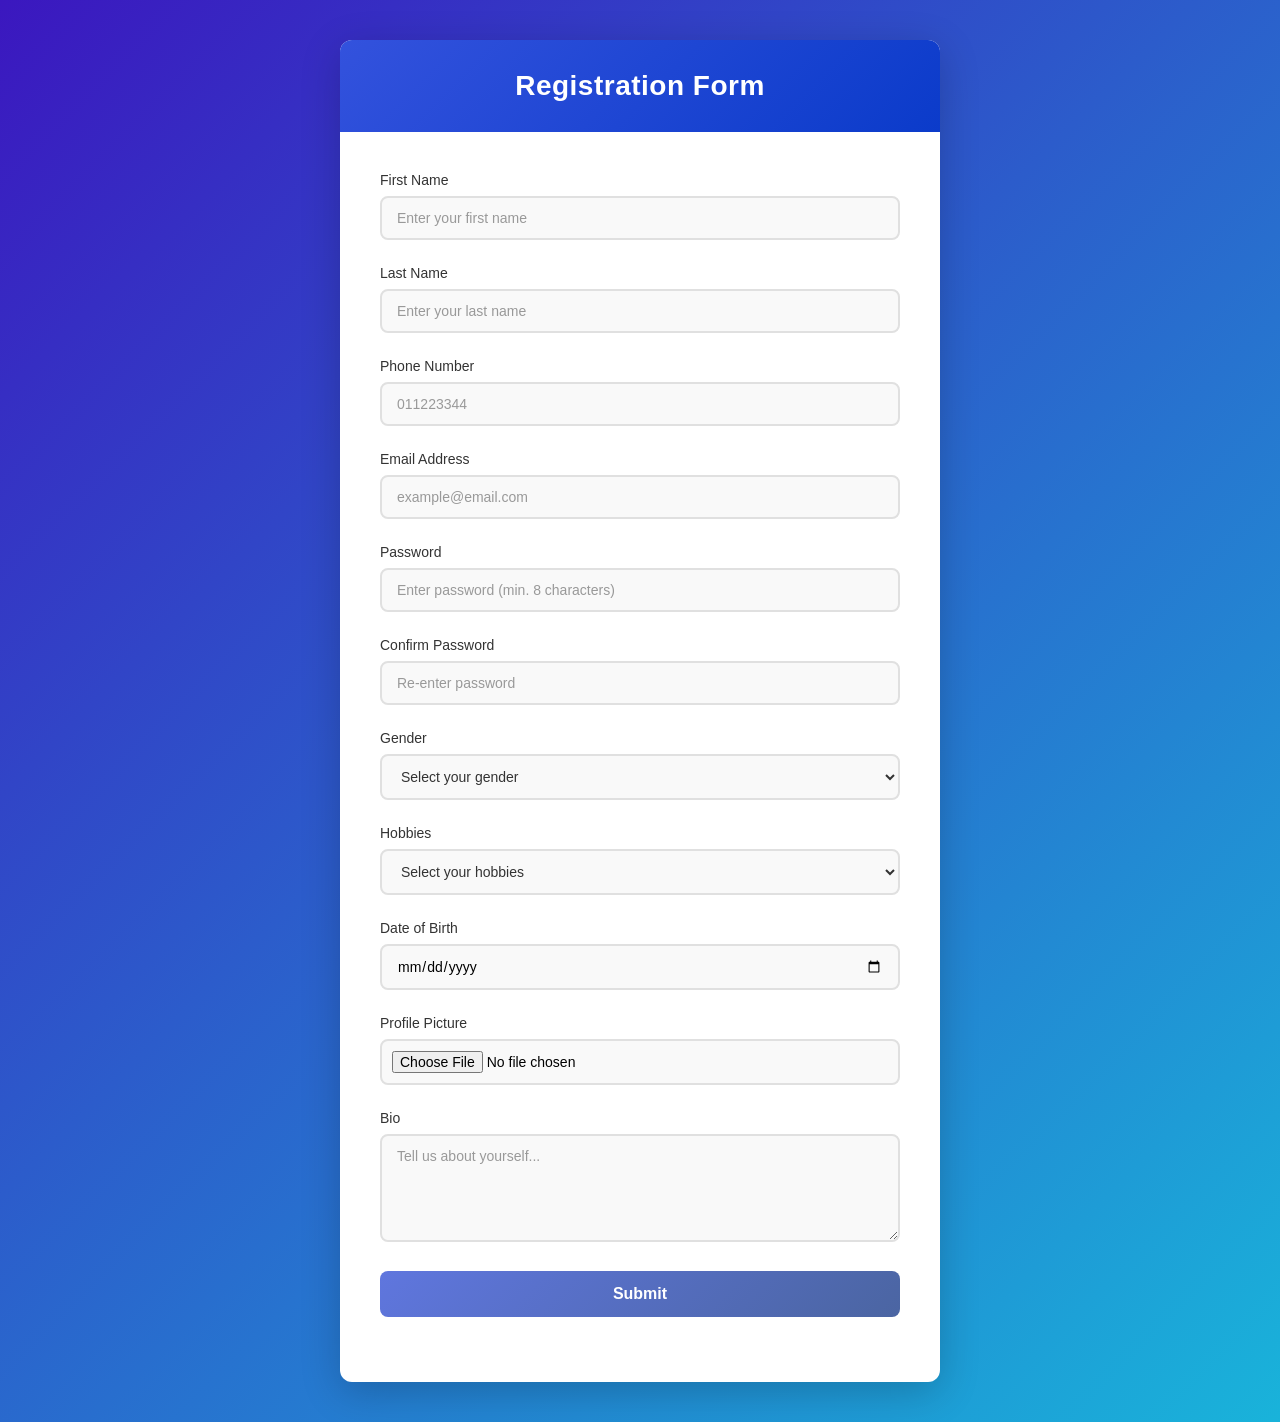
<file: index.html>
<!DOCTYPE html>
<html lang="en">
<head>
    <meta charset="UTF-8">
    <meta name="viewport" content="width=device-width, initial-scale=1.0">
    <title>Registration</title>
    <link rel="stylesheet" href="style.css">
</head>
<body>

    <div class="container">
        <div id="header0">
            <h1>Registration Form</h1>
        </div>
        <div>
            <form class="reg_form" action="https://jsonplaceholder.typicode.com/users" method="post">
                <div class="form-group">
                    <label for="fname0">First Name</label>
                    <input type="text" name="fname" id="fname0" placeholder="Enter your first name" required>
                </div>
                <div class="form-group">
                    <label for="lname">Last Name</label>
                    <input type="text" name="lname" id="lname" placeholder="Enter your last name" required>
                </div>
               
                <div class="form-group">
                    <label for="phone_number">Phone Number</label>
                    <input type="tel" name="phone_number" id="phone_number" placeholder="011223344" pattern="^0[1-9][0-9]{7,8}$" required>
                </div>
                <div class="form-group">
                    <label for="email">Email Address</label>
                    <input type="email" name="email" id="email" placeholder="example@email.com" required>
                </div>
                <div class="form-group">
                    <label for="password">Password</label>
                    <input type="password" name="password" id="password" placeholder="Enter password (min. 8 characters)" required minlength="8">
                </div>
                <div class="form-group"> 
                    <label for="conf_passwd">Confirm Password</label> 
                    <input type="password" name="conf_passwd" id="conf_passwd" placeholder="Re-enter password" required minlength="8">
                </div>
                <div class="form-group">
                    <label for="gender">Gender</label>
                    <select name="gender" id="gender" required>
                        <option value="" disabled selected>Select your gender</option>
                        <option value="male">Male</option>
                        <option value="female">Female</option>
                        <option value="nonbinary">Non-Binary</option>
                        <option value="other">Other</option>
                    </select>
                </div>
                <div class="form-group">
                    <label for="hobbies">Hobbies</label>
                    <select name="hobbies" id="hobbies" required>
                        <option value="" disabled selected>Select your hobbies</option>
                        <option value="music">Music</option>
                        <option value="sports">Sports</option>
                        <option value="travel">Travel</option>
                        <option value="movies">Movies</option>
                        <option value="other">Other</option>
                    </select>
                </div>
                <div class="form-group">
                    <label for="birthday">Date of Birth</label>
                    <input type="date" name="birthday" id="birthday" required>
                </div>
                <div class="form-group">
                    <label for="profile_pic">Profile Picture</label>
                    <input type="file" name="profile_pic" id="profile_pic" accept="image/*" required>
                </div>

                <div class="form-group">
                    <label for="bio">Bio</label>
                    <textarea name="bio" id="bio" placeholder="Tell us about yourself..." rows="5"></textarea>
                </div>
                <div class="form-group">
                    <button type="submit">Submit</button>
                </div>   
            </form>
        </div>
    </div>

</body>
</html>
</file>
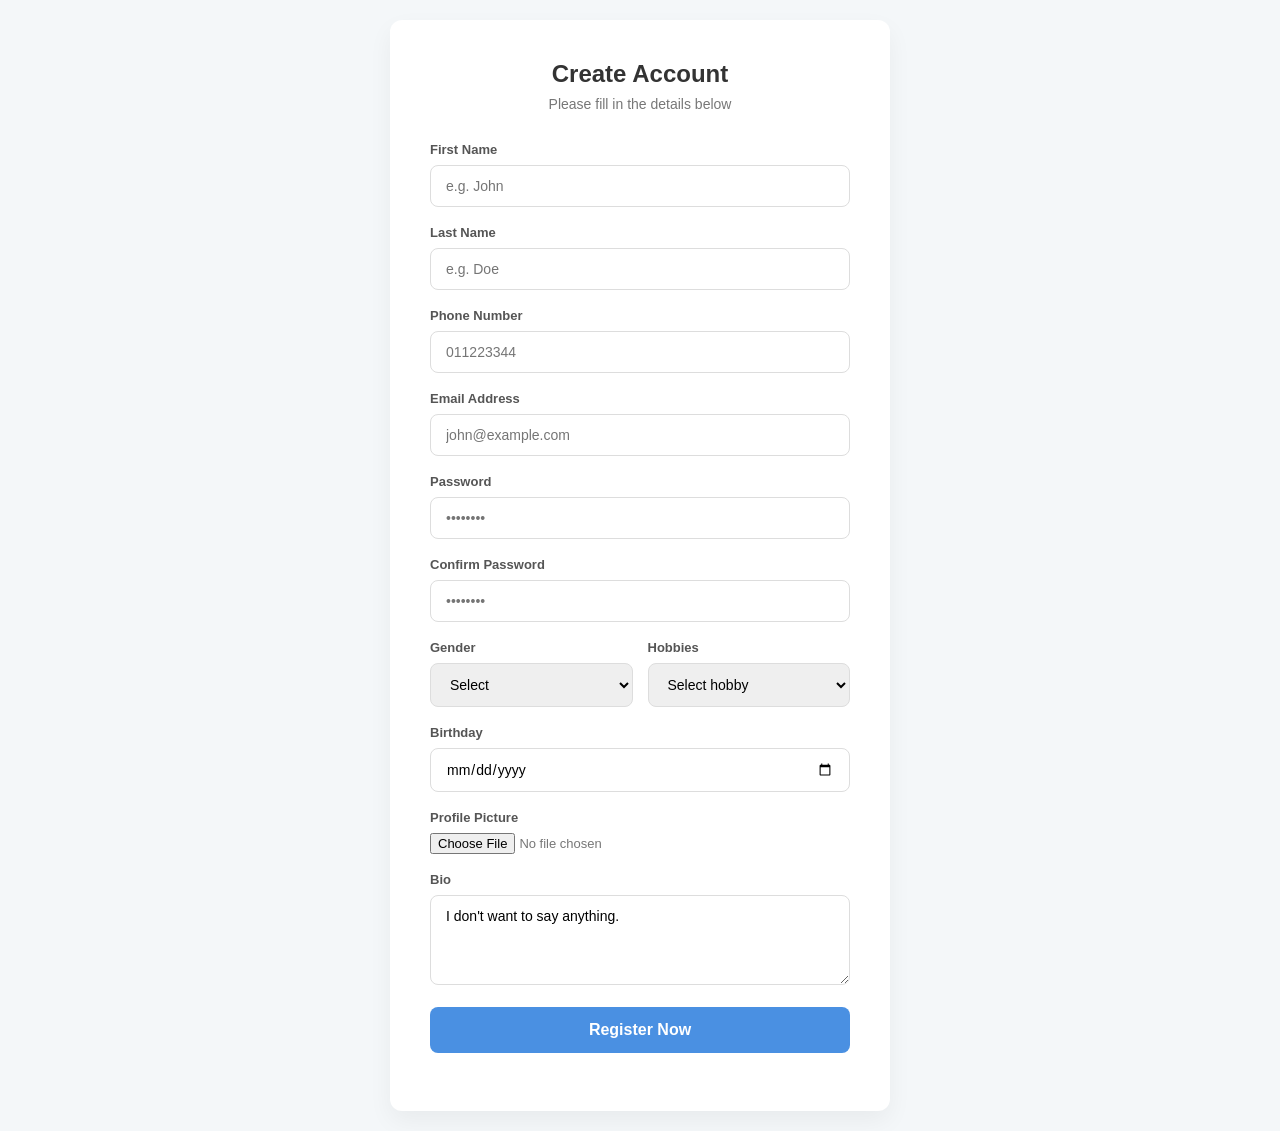
<file: 1.html>
<!DOCTYPE html>
<html lang="en">
<head>
    <meta charset="UTF-8">
    <meta name="viewport" content="width=device-width, initial-scale=1.0">
    <title>Registration</title>
    <link rel="stylesheet" href="1.css">
</head>
<body>

    <div class="container">
        <div id="header0">
            <h1>Create Account</h1>
            <p>Please fill in the details below</p>
        </div>
        
        <form class="reg_form" action="https://jsonplaceholder.typicode.com/users" method="post">
            <div class="form-group">
                <label for="fname0">First Name</label>
                <input type="text" name="fname" id="fname0" placeholder="e.g. John" required>
            </div>
            
            <div class="form-group">
                <label for="lname">Last Name</label>
                <input type="text" name="lname" id="lname" placeholder="e.g. Doe" required>
            </div>
            
            <div class="form-group">
                <label for="phone_number">Phone Number</label>
                <input type="tel" name="phone_number" id="phone_number" placeholder="011223344" pattern="^0[1-9][0-9]{7,8}$" required>
            </div>

            <div class="form-group">
                <label for="email">Email Address</label>
                <input type="email" name="email" id="email" placeholder="john@example.com" required>
            </div>

            <div class="form-group">
                <label for="password">Password</label>
                <input type="password" name="password" id="password" placeholder="••••••••" required minlength="4">
            </div>

            <div class="form-group"> 
                <label for="conf_passwd">Confirm Password</label> 
                <input type="password" name="conf_passwd" id="conf_passwd" placeholder="••••••••" required minlength="4">
            </div>

            <div class="form-row">
                <div class="form-group">
                    <label for="gender">Gender</label>
                    <select name="gender" id="gender" required>
                        <option value="" disabled selected>Select</option>
                        <option value="male">Male</option>
                        <option value="female">Female</option>
                        <option value="nonbinary">Non-Binary</option>
                        <option value="other">Other</option>
                    </select>
                </div>

                <div class="form-group">
                    <label for="hobbies">Hobbies</label>
                    <select name="hobbies" id="hobbies" required>
                        <option value="" disabled selected>Select hobby</option>
                        <option value="music">Music</option>
                        <option value="sports">Sports</option>
                        <option value="travel">Travel</option>
                        <option value="movies">Movies</option>
                        <option value="other">Other</option>
                    </select>
                </div>
            </div>

            <div class="form-group">
                <label for="birthday">Birthday</label>
                <input type="date" name="birthday" id="birthday" required>
            </div>

            <div class="form-group">
                <label for="profile_pic">Profile Picture</label>
                <input type="file" id="profile_pic" accept="image/*" required>
            </div>

            <div class="form-group">
                <label for="bio">Bio</label>
                <textarea name="bio" id="bio" placeholder="Tell us about yourself..." rows="4">I don't want to say anything.</textarea>
            </div>

            <div class="form-group">
                <button type="submit">Register Now</button>
            </div>   
        </form>
    </div>
</body>
</html>
</file>
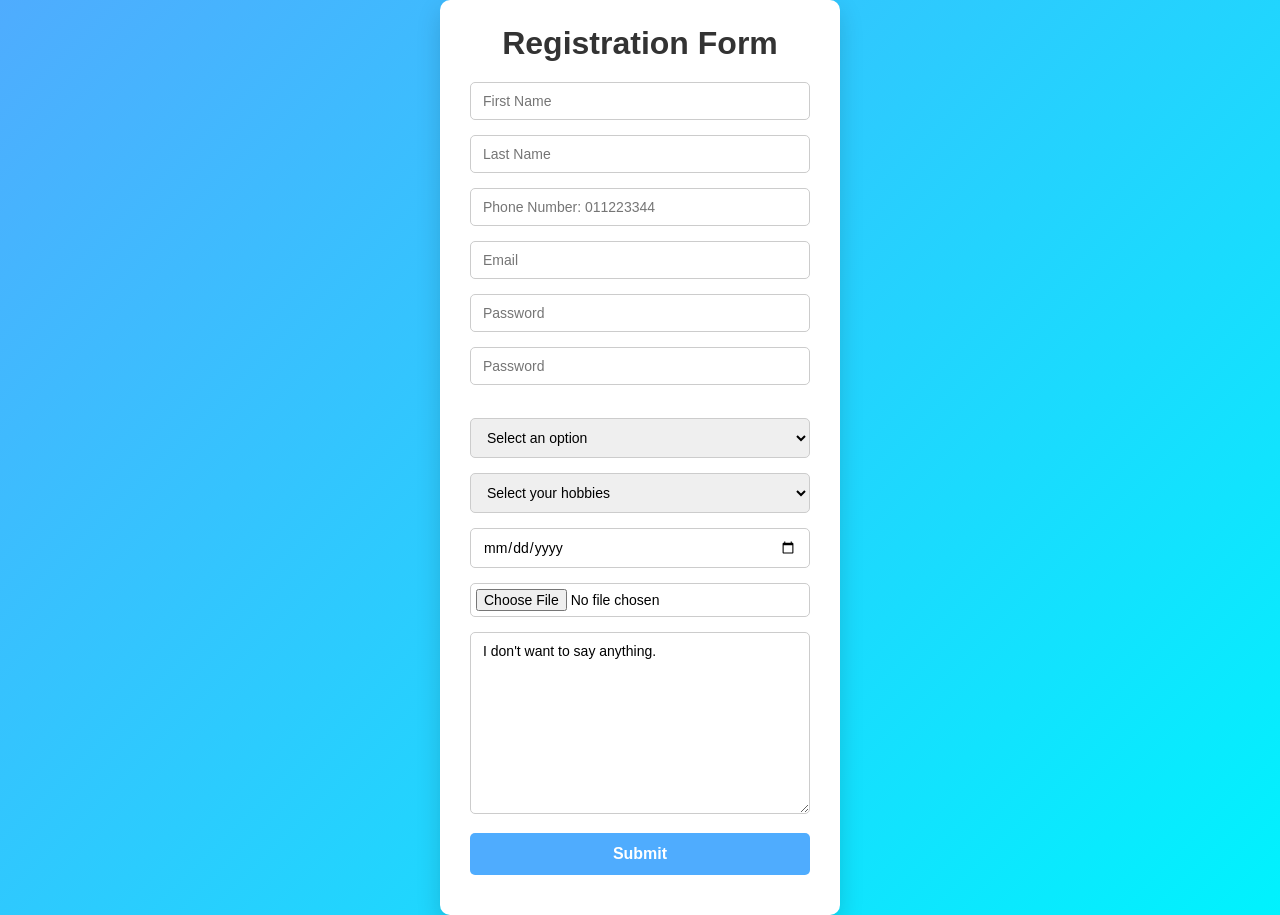
<file: index000.html>
<!DOCTYPE html>
<html lang="en">
<head>
    <meta charset="UTF-8">
    <meta name="viewport" content="width=device-width, initial-scale=1.0">
    <title>Registration</title>
    <link rel="stylesheet" href="style1.css">
</head>
<body>

    <div class="container">
            <div id="header0">
                <h1>Registration Form</h1>
            </div>
            <div>
                <form class="reg_form"action="https://jsonplaceholder.typicode.com/users" method="post" >
                    <div class="form-group">
                        <label for="fname"></label>
                        <input type="text" name="fname" id="fname0" placeholder="First Name" required><br>
                    </div>
                    <div class="form-group">
                        <label for="lname"></label>
                        <input type="text" name="lname" id="lname" placeholder="Last Name" required><br>
                    </div>
                   
                    <div class="form-group">
                        <label for="phone_number"></label>
                        <input type="tel" name="phone_number" id="phone_number" placeholder="Phone Number: 011223344" pattern="^0[1-9][0-9]{7,8}$" required><br>
                    </div>
                    <div class="form-group">
                        <label for="email"></label>
                        <input type="email" name="email" id="email" placeholder="Email" required><br>
                    </div>
                    <div class="form-group">
                        <label for="password"></label>
                        <input type="password" name="password" id="password" placeholder="Password" required minlength="4"><br>
                    </div>
                    <div class="form-group"> 
                        <label for="conf_passwd"></label> 
                        <input type="password" name="conf_passwd" id="conf_passwd"placeholder="Password" required minlength="4">
                    </div>
                    <div class="form-group">
                        <label for="gender"></label><br>
                        <select name="gender" id="gender" required>
                            <option value="" disabled selected>Select an option</option>
                            <option value="male">Male</option>
                            <option value="female">Female</option>
                            <option value="nonbinary">Non-Binary</option>
                            <option value="other">Other</option>
                        </select><br>
                    </div>
                    <div class="form-group">
                        <label for="hobbies"></label>
                        <select name="hobbies" id="hobbies" required>
                            <option value="" disabled selected >Select your hobbies</option>
                            <option value="music">Music</option>
                            <option value="sports">Sports</option>
                            <option value="travel">Travel</option>
                            <option value="movies">Movies</option>
                            <option value="other">Other</option>
                        </select>
                    </div>
                    <div class="form-group">
                        <label for="birthday"></label>
                        <input type="date" name="birthday" id="birthday" required>
                    </div>
                    <div class="form-group">
                        <label for="profile_pic"></label>
                        <input type="file" accept="image/*"required> <br>


                    </div>

                    <div class="form-group">
                        <label for="bio"></label>
                        <textarea name="bio" id="bio" placeholder="Enter your bio" rows="10" cols="25">I don't want to say anything.</textarea>
                    </div>
                    <div class="form-group">
                        <button type="submit">Submit</button>
                    </div>   
                </form>
            </div>
    </div>
</body>
</html>
</file>
<file: style.css>
/* Reset and Base Styles */
* {
    margin: 0;
    padding: 0;
    box-sizing: border-box;
}

body {
    font-family: 'Arial', sans-serif;
    background: linear-gradient(135deg, #3B17BF 0%, #19b3da 100%);
    min-height: 100vh;
    padding: 20px;
    display: flex;
    justify-content: center;
    align-items: center;
}

/* Container */
.container {
    background-color: white;
    max-width: 600px;
    width: 100%;
    border-radius: 12px;
    box-shadow: 0 10px 40px rgba(0, 0, 0, 0.2);
    overflow: hidden;
    margin: 20px auto;
}

/* Header */
#header0 {
    background: linear-gradient(135deg, #3352dd 0%, #0b3bca 100%);
    color: white;
    padding: 30px;
    text-align: center;
}

#header0 h1 {
    font-size: 28px;
    font-weight: 600;
    letter-spacing: 0.5px;
}

/* Form Styles */
.reg_form {
    padding: 40px;
}

.form-group {
    margin-bottom: 25px;
}

.form-group label {
    display: block;
    margin-bottom: 8px;
    color: #333;
    font-weight: 500;
    font-size: 14px;
}

.form-group input[type="text"],
.form-group input[type="email"],
.form-group input[type="tel"],
.form-group input[type="password"],
.form-group input[type="date"],
.form-group input[type="file"],
.form-group select,
.form-group textarea {
    width: 100%;
    padding: 12px 15px;
    border: 2px solid #e0e0e0;
    border-radius: 8px;
    font-size: 14px;
    font-family: 'Arial', sans-serif;
    transition: border-color 0.3s;
    background-color: #f9f9f9;
}

.form-group input:focus,
.form-group select:focus,
.form-group textarea:focus {
    outline: none;
    border-color: #667eea;
    background-color: white;
}

.form-group input::placeholder,
.form-group textarea::placeholder {
    color: #999;
}

/* Select Dropdown */
.form-group select {
    cursor: pointer;
    color: #333;
}

.form-group select option[value=""][disabled] {
    color: #999;
}

/* Textarea */
.form-group textarea {
    resize: vertical;
    min-height: 100px;
}

/* File Input */
.form-group input[type="file"] {
    padding: 10px;
    cursor: pointer;
}

/* Submit Button */
.form-group button[type="submit"] {
    width: 100%;
    padding: 14px;
    background: linear-gradient(135deg, #5f76de 0%, #4b65a2 100%);
    color: white;
    border: none;
    border-radius: 8px;
    font-size: 16px;
    font-weight: 600;
    cursor: pointer;
    transition: transform 0.2s, box-shadow 0.2s;
}

.form-group button[type="submit"]:hover {
    transform: translateY(-2px);
    box-shadow: 0 5px 15px rgba(102, 126, 234, 0.4);
}

.form-group button[type="submit"]:active {
    transform: translateY(0);
}
</file>
<file: 1.css>
/* General Reset */
* {
    box-sizing: border-box;
    margin: 0;
    padding: 0;
    font-family: 'Segoe UI', Tahoma, Geneva, Verdana, sans-serif;
}

body {
    background-color: #f4f7f9;
    display: flex;
    justify-content: center;
    align-items: center;
    min-height: 100vh;
    padding: 20px;
}

.container {
    background: #ffffff;
    width: 100%;
    max-width: 500px;
    padding: 40px;
    border-radius: 12px;
    box-shadow: 0 10px 25px rgba(0, 0, 0, 0.05);
}

#header0 {
    text-align: center;
    margin-bottom: 30px;
}

#header0 h1 {
    color: #333;
    font-size: 24px;
    margin-bottom: 8px;
}

#header0 p {
    color: #777;
    font-size: 14px;
}

/* Form Styling */
.form-group {
    margin-bottom: 18px;
}

.form-row {
    display: flex;
    gap: 15px;
}

.form-row .form-group {
    flex: 1;
}

label {
    display: block;
    margin-bottom: 8px;
    font-size: 13px;
    font-weight: 600;
    color: #555;
}

input[type="text"],
input[type="email"],
input[type="tel"],
input[type="password"],
input[type="date"],
select,
textarea {
    width: 100%;
    padding: 12px 15px;
    border: 1px solid #ddd;
    border-radius: 8px;
    font-size: 14px;
    transition: border-color 0.3s ease;
    outline: none;
}

input:focus, 
select:focus, 
textarea:focus {
    border-color: #4a90e2;
}

input[type="file"] {
    font-size: 13px;
    color: #777;
}

textarea {
    resize: vertical;
}

/* Button Styling */
button {
    width: 100%;
    padding: 14px;
    background-color: #4a90e2;
    color: white;
    border: none;
    border-radius: 8px;
    font-size: 16px;
    font-weight: 600;
    cursor: pointer;
    transition: background-color 0.3s ease, transform 0.1s ease;
}

button:hover {
    background-color: #357abd;
}

button:active {
    transform: scale(0.98);
}
</file>
<file: style1.css>
/* Reset some default browser styles */
* {
    margin: 0;
    padding: 0;
    box-sizing: border-box;
    font-family: Arial, Helvetica, sans-serif;
}

/* Page background */
body {
    background: linear-gradient(135deg, #4facfe, #00f2fe);
    min-height: 100vh;
    display: flex;
    justify-content: center;
    align-items: center;
}

/* Main container */
.container {
    background-color: #ffffff;
    width: 400px;
    padding: 25px 30px;
    border-radius: 10px;
    box-shadow: 0 10px 25px rgba(0, 0, 0, 0.15);
}

/* Header */
#header0 h1 {
    text-align: center;
    margin-bottom: 20px;
    color: #333;
}

/* Form */
.reg_form {
    width: 100%;
}

/* Each form group */
.form-group {
    margin-bottom: 15px;
}

/* Inputs, selects, textarea */
.form-group input,
.form-group select,
.form-group textarea {
    width: 100%;
    padding: 10px 12px;
    border: 1px solid #ccc;
    border-radius: 5px;
    font-size: 14px;
}

/* Textarea specific */
textarea {
    resize: vertical;
}

/* Focus effect */
.form-group input:focus,
.form-group select:focus,
.form-group textarea:focus {
    outline: none;
    border-color: #4facfe;
    box-shadow: 0 0 5px rgba(79, 172, 254, 0.5);
}

/* File input */
input[type="file"] {
    padding: 5px;
}

/* Submit button */
button {
    width: 100%;
    padding: 12px;
    background-color: #4facfe;
    border: none;
    border-radius: 5px;
    color: #ffffff;
    font-size: 16px;
    font-weight: bold;
    cursor: pointer;
    transition: background-color 0.3s ease;
}

/* Button hover */
button:hover {
    background-color: #2f8dfc;
}
.subtitle {
    text-align: center;
    font-size: 13px;
    color: #666;
    margin-bottom: 20px;
}

.form-note {
    text-align: center;
    font-size: 12px;
    color: #777;
    margin-top: 10px;
}
</file>
